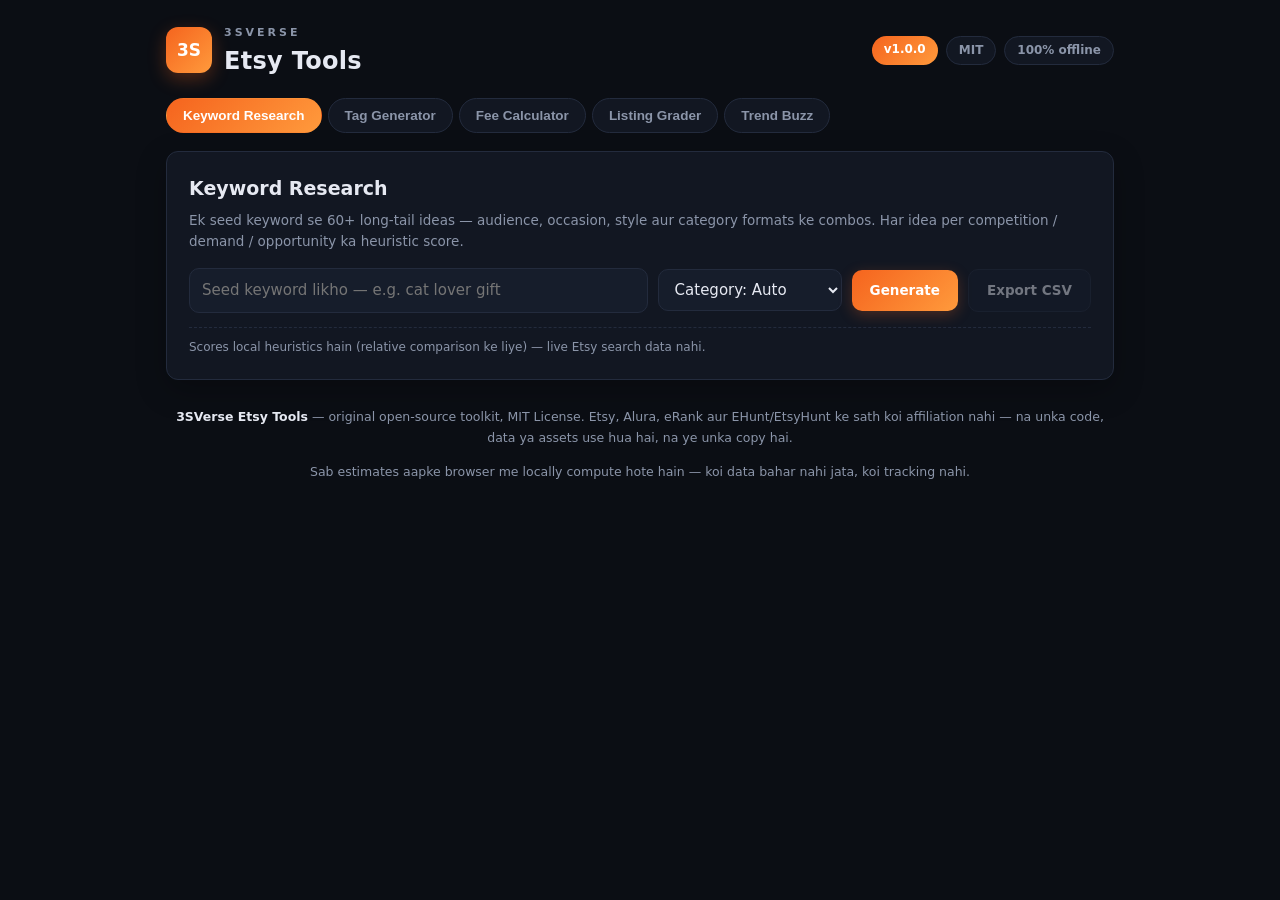
<file: index.html>
<!DOCTYPE html>
<html lang="en">
<head>
<meta charset="UTF-8">
<meta name="viewport" content="width=device-width, initial-scale=1.0">
<title>3SVerse Etsy Tools — Free Open-Source Etsy Seller Toolkit</title>
<meta name="description" content="Free open-source Etsy toolkit: keyword research, tag generator, fee calculator, listing grader, trend buzz. 100% client-side, MIT license.">
<link rel="stylesheet" href="styles.css">
</head>
<body>

<header class="top">
  <div class="brand">
    <div class="logo">3S</div>
    <div class="brand-txt">
      <span class="brand-sub">3SVERSE</span>
      <h1>Etsy Tools</h1>
    </div>
  </div>
  <div class="chips">
    <span class="chip c-acc">v1.0.0</span>
    <span class="chip">MIT</span>
    <span class="chip">100% offline</span>
  </div>
</header>

<nav class="tabs" id="tabs">
  <button class="tab on" data-panel="p-kw">Keyword Research</button>
  <button class="tab" data-panel="p-tags">Tag Generator</button>
  <button class="tab" data-panel="p-fees">Fee Calculator</button>
  <button class="tab" data-panel="p-grade">Listing Grader</button>
  <button class="tab" data-panel="p-buzz">Trend Buzz</button>
</nav>

<main>

  <!-- ============ KEYWORD RESEARCH ============ -->
  <section class="panel on" id="p-kw">
    <div class="card">
      <h2>Keyword Research</h2>
      <p class="lead">Ek seed keyword se 60+ long-tail ideas — audience, occasion, style aur category formats ke combos. Har idea per competition / demand / opportunity ka heuristic score.</p>
      <div class="row">
        <input id="kwSeed" type="text" placeholder="Seed keyword likho — e.g. cat lover gift" class="grow">
        <select id="kwCat">
          <option value="auto">Category: Auto</option>
          <option value="jewelry">Jewelry</option>
          <option value="wall-art">Wall Art</option>
          <option value="apparel">Apparel</option>
          <option value="digital">Digital / SVG</option>
          <option value="stickers">Stickers &amp; Decals</option>
          <option value="mugs">Mugs &amp; Drinkware</option>
          <option value="home">Home &amp; Living</option>
        </select>
        <button id="kwGo" class="btn">Generate</button>
        <button id="kwExport" class="btn ghost" disabled>Export CSV</button>
      </div>
      <div id="kwOut" class="out"></div>
      <p class="note">Scores local heuristics hain (relative comparison ke liye) — live Etsy search data nahi.</p>
    </div>
  </section>

  <!-- ============ TAG GENERATOR ============ -->
  <section class="panel" id="p-tags">
    <div class="card">
      <h2>Tag Generator</h2>
      <p class="lead">Listing title paste karo — 13 ranked tags milenge, sab 20-char limit ke andar, char counter ke sath. Chip pe click = remove.</p>
      <textarea id="tagInput" rows="3" placeholder="e.g. Personalized Cat Mom Mug, Custom Pet Photo Coffee Cup, Gift for Cat Lovers"></textarea>
      <div class="row">
        <button id="tagGo" class="btn">Generate 13 tags</button>
        <button id="tagFill" class="btn ghost">Fill suggestions</button>
        <button id="tagCopy" class="btn ghost">Copy tags</button>
        <span id="tagCount" class="muted">0/13</span>
      </div>
      <div id="tagChips" class="chips-box"></div>
      <p class="note">Ranking heuristic hai: 2-3 word phrases, sweet-spot length (8-16 chars), buyer-intent words prefer hote hain.</p>
    </div>
  </section>

  <!-- ============ FEE CALCULATOR ============ -->
  <section class="panel" id="p-fees">
    <div class="card">
      <h2>Fee &amp; Profit Calculator</h2>
      <p class="lead">2026 Etsy fee model: $0.20 listing, 6.5% transaction, region-based processing, Offsite Ads 12%/15%. Sab fields editable.</p>
      <div class="grid4">
        <label>Item price ($) <input id="fPrice" type="number" step="0.01" value="25"></label>
        <label>Shipping charged ($) <input id="fShip" type="number" step="0.01" value="0"></label>
        <label>Item cost ($) <input id="fCost" type="number" step="0.01" value="8"></label>
        <label>Shipping cost ($) <input id="fShipCost" type="number" step="0.01" value="4.50"></label>
        <label>Processing region
          <select id="fRegion">
            <option value="us">US — 3% + $0.25</option>
            <option value="uk">UK — 4% + $0.20</option>
            <option value="de">DE — 4% + $0.30</option>
            <option value="au">AU — 4% + $0.30</option>
            <option value="ca">CA — 3% + $0.25</option>
            <option value="custom">Custom...</option>
          </select>
        </label>
        <label>Offsite Ads
          <select id="fAds">
            <option value="off">Off / no ad sale</option>
            <option value="a12">12% (over $10k/yr)</option>
            <option value="a15">15% (under $10k/yr)</option>
          </select>
        </label>
        <label id="fPctWrap" class="hidden">Custom % <input id="fPct" type="number" step="0.1" value="3"></label>
        <label id="fFlatWrap" class="hidden">Custom flat ($) <input id="fFlat" type="number" step="0.01" value="0.25"></label>
      </div>
      <label class="check"><input id="fListed" type="checkbox"> Listing fee already paid ($0.20 skip)</label>
      <div class="row"><button id="feeGo" class="btn">Calculate</button></div>
      <div id="feeOut" class="out"></div>
      <p class="note">Verify current numbers at etsy.com/seller-fees — policy change ho sakta hai.</p>
    </div>
  </section>

  <!-- ============ LISTING GRADER ============ -->
  <section class="panel" id="p-grade">
    <div class="card">
      <h2>Listing Grader</h2>
      <p class="lead">Title + tags paste karo — 8 weighted checks, 0-100 score. Har check ke sath actionable tip.</p>
      <input id="gTitle" type="text" placeholder="Full listing title paste karo...">
      <textarea id="gTags" rows="4" placeholder="13 tags — ek per line ya comma separated"></textarea>
      <div class="row"><button id="gGo" class="btn">Grade listing</button></div>
      <div class="grade-wrap">
        <div class="ring" id="gradeRing"><div class="ring-in"><span id="gradeScore">--</span><small>/100</small></div></div>
        <div id="gradeChecks" class="checks"></div>
      </div>
    </div>
  </section>

  <!-- ============ TREND BUZZ ============ -->
  <section class="panel" id="p-buzz">
    <div class="card">
      <h2>Trend Buzz</h2>
      <p class="lead">12 tak keywords — seasonal timing (aaj ki date ke hisab se) + buyer-intent modifiers ka buzz score, bars ke sath.</p>
      <textarea id="bKw" rows="6" placeholder="One keyword per line&#10;christmas gift for mom&#10;personalized dog ornament&#10;svg bundle digital download"></textarea>
      <div class="row"><button id="bGo" class="btn">Score trends</button></div>
      <div id="buzzOut" class="out"></div>
      <p class="note">Seasonality aaj ki date se check hoti hai — ye heuristic estimate hai, live trend feed nahi.</p>
    </div>
  </section>

</main>

<footer>
  <p><strong>3SVerse Etsy Tools</strong> — original open-source toolkit, MIT License.
  Etsy, Alura, eRank aur EHunt/EtsyHunt ke sath koi affiliation nahi — na unka code, data ya assets use hua hai, na ye unka copy hai.</p>
  <p>Sab estimates aapke browser me locally compute hote hain — koi data bahar nahi jata, koi tracking nahi.</p>
</footer>

<div id="toast" class="toast"></div>

<script src="app.js"></script>
<script src="extra.js"></script>
</body>
</html>
</file>
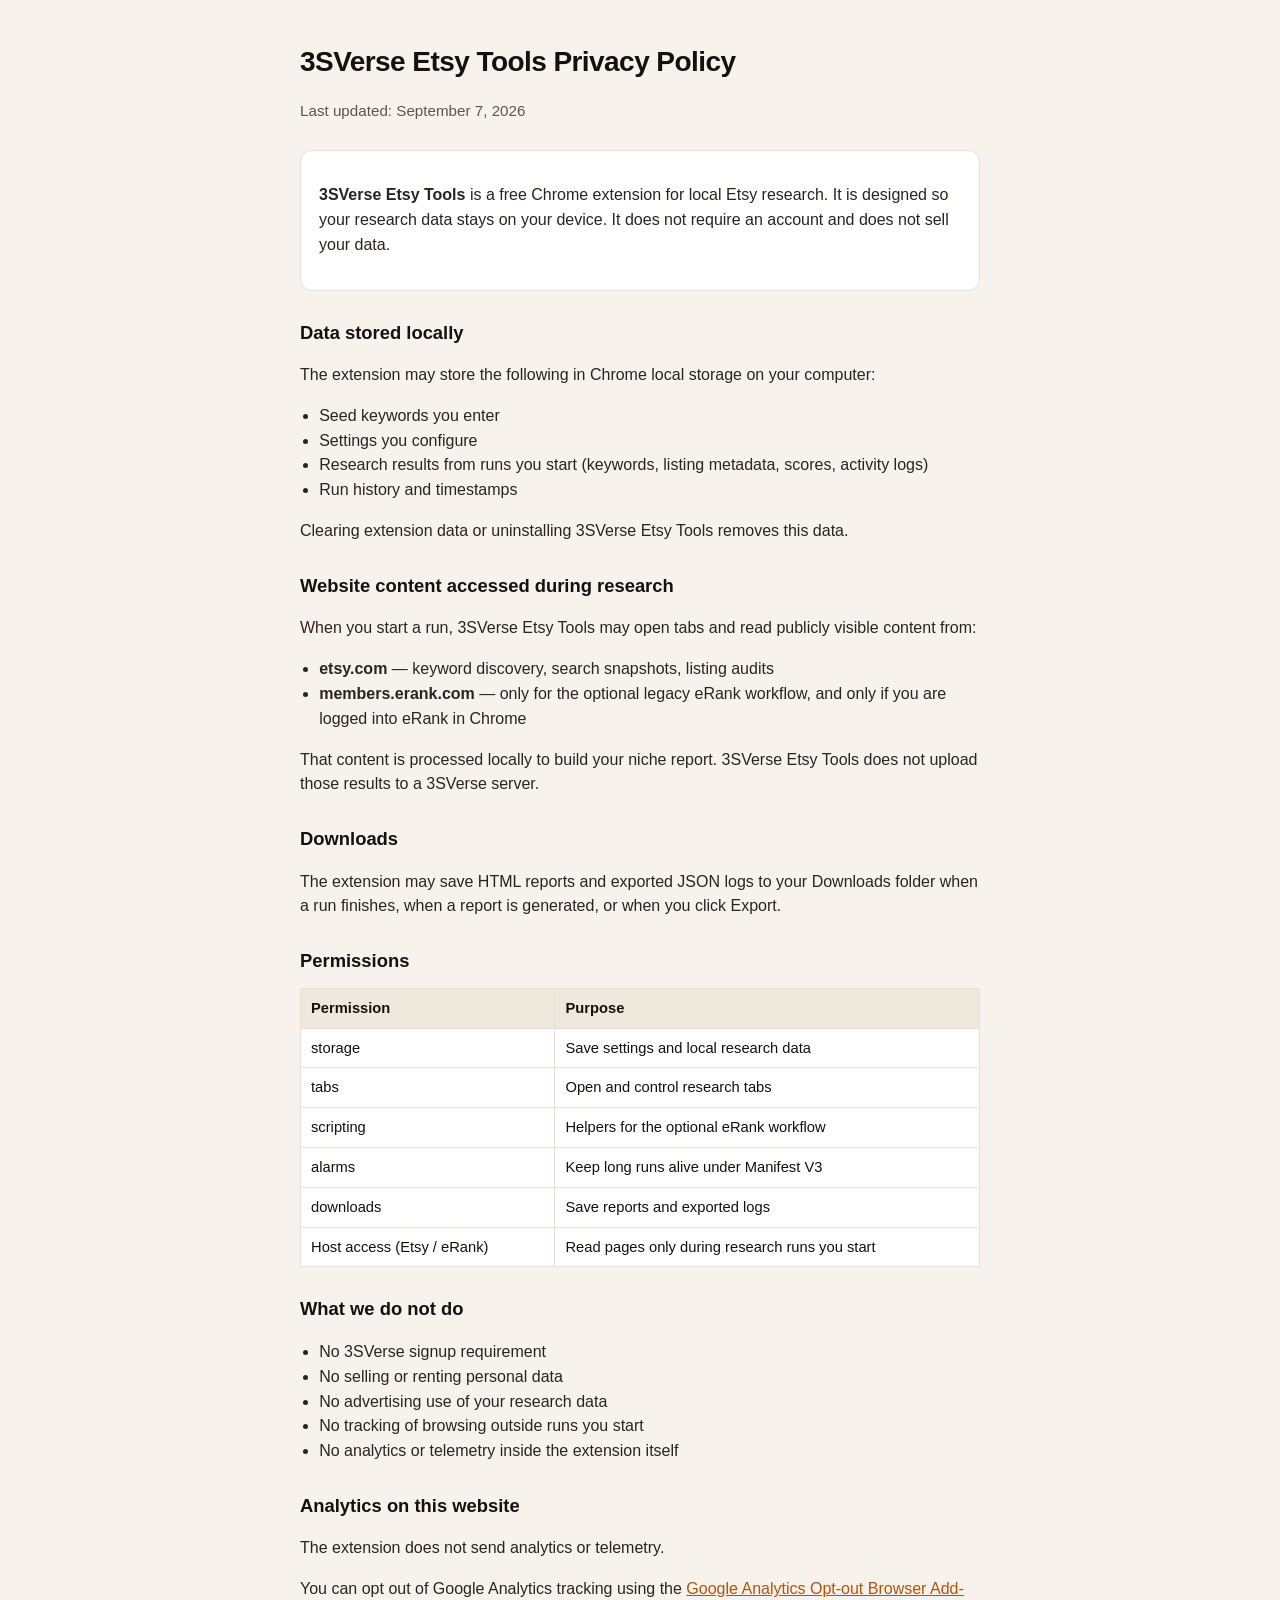
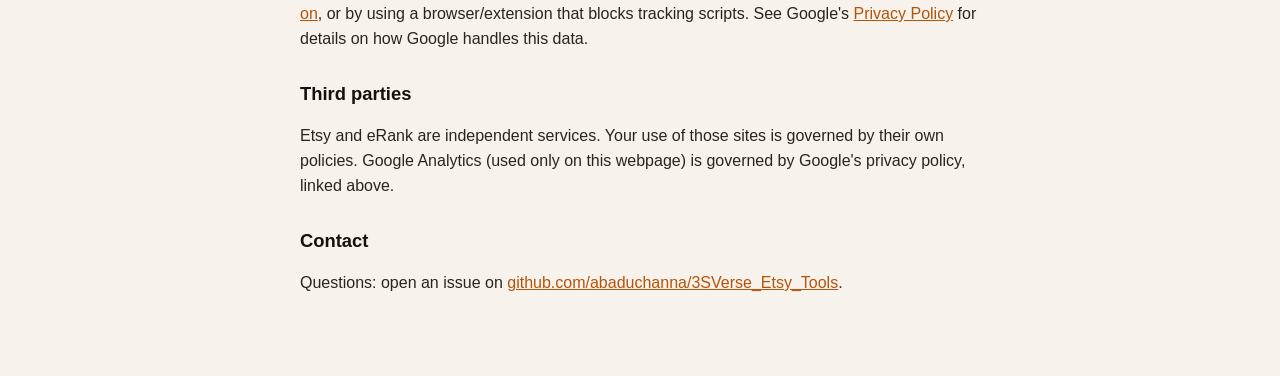
<file: privacy.html>
<!DOCTYPE html>
<html lang="en">
<head>
  <meta charset="utf-8">
  <meta name="viewport" content="width=device-width, initial-scale=1">
  <title>3SVerse Etsy Tools Privacy Policy</title>
  <style>
    :root { --ink:#14110f; --mute:#5c554c; --line:#e6e0d6; --paper:#f7f3ec; --amber:#b45309; }
    * { box-sizing: border-box; }
    body { margin:0; font-family: "Segoe UI", Avenir, Helvetica, Arial, sans-serif; background:var(--paper); color:var(--ink); line-height:1.55; }
    main { max-width:720px; margin:0 auto; padding:40px 20px 64px; }
    h1 { font-size:1.75rem; letter-spacing:-.02em; margin:0 0 8px; }
    .meta { color:var(--mute); font-size:.95rem; margin-bottom:28px; }
    h2 { font-size:1.15rem; margin:28px 0 10px; }
    p, li { color:#2a241e; }
    ul { padding-left:1.2rem; }
    table { width:100%; border-collapse:collapse; font-size:.92rem; margin:12px 0 8px; }
    th, td { border:1px solid var(--line); padding:8px 10px; text-align:left; vertical-align:top; background:#fff; }
    th { background:#efe8dc; }
    a { color:var(--amber); }
    .box { background:#fff; border:1px solid var(--line); border-radius:12px; padding:16px 18px; }
  </style>
  <!-- Google tag (gtag.js) -->
  <script async src="https://www.googletagmanager.com/gtag/js?id=G-H1Q3Z2S3ES"></script>
  <script>
    window.dataLayer = window.dataLayer || [];
    function gtag(){dataLayer.push(arguments);}
    gtag('js', new Date());

    gtag('config', 'G-H1Q3Z2S3ES');
  </script>
</head>
<body>
  <main>
    <h1>3SVerse Etsy Tools Privacy Policy</h1>
    <p class="meta">Last updated: September 7, 2026</p>

    <div class="box">
      <p><strong>3SVerse Etsy Tools</strong> is a free Chrome extension for local Etsy research. It is designed so your research data stays on your device. It does not require an account and does not sell your data.</p>
    </div>

    <h2>Data stored locally</h2>
    <p>The extension may store the following in Chrome local storage on your computer:</p>
    <ul>
      <li>Seed keywords you enter</li>
      <li>Settings you configure</li>
      <li>Research results from runs you start (keywords, listing metadata, scores, activity logs)</li>
      <li>Run history and timestamps</li>
    </ul>
    <p>Clearing extension data or uninstalling 3SVerse Etsy Tools removes this data.</p>

    <h2>Website content accessed during research</h2>
    <p>When you start a run, 3SVerse Etsy Tools may open tabs and read publicly visible content from:</p>
    <ul>
      <li><strong>etsy.com</strong> — keyword discovery, search snapshots, listing audits</li>
      <li><strong>members.erank.com</strong> — only for the optional legacy eRank workflow, and only if you are logged into eRank in Chrome</li>
    </ul>
    <p>That content is processed locally to build your niche report. 3SVerse Etsy Tools does not upload those results to a 3SVerse server.</p>

    <h2>Downloads</h2>
    <p>The extension may save HTML reports and exported JSON logs to your Downloads folder when a run finishes, when a report is generated, or when you click Export.</p>

    <h2>Permissions</h2>
    <table>
      <thead><tr><th>Permission</th><th>Purpose</th></tr></thead>
      <tbody>
        <tr><td>storage</td><td>Save settings and local research data</td></tr>
        <tr><td>tabs</td><td>Open and control research tabs</td></tr>
        <tr><td>scripting</td><td>Helpers for the optional eRank workflow</td></tr>
        <tr><td>alarms</td><td>Keep long runs alive under Manifest V3</td></tr>
        <tr><td>downloads</td><td>Save reports and exported logs</td></tr>
        <tr><td>Host access (Etsy / eRank)</td><td>Read pages only during research runs you start</td></tr>
      </tbody>
    </table>

    <h2>What we do not do</h2>
    <ul>
      <li>No 3SVerse signup requirement</li>
      <li>No selling or renting personal data</li>
      <li>No advertising use of your research data</li>
      <li>No tracking of browsing outside runs you start</li>
      <li>No analytics or telemetry inside the extension itself</li>
    </ul>

    <h2>Analytics on this website</h2>
    <p>The extension does not send analytics or telemetry.</p>
    <p>You can opt out of Google Analytics tracking using the <a href="https://tools.google.com/dlpage/gaoptout" target="_blank" rel="noopener">Google Analytics Opt-out Browser Add-on</a>, or by using a browser/extension that blocks tracking scripts. See Google's <a href="https://policies.google.com/privacy" target="_blank" rel="noopener">Privacy Policy</a> for details on how Google handles this data.</p>

    <h2>Third parties</h2>
    <p>Etsy and eRank are independent services. Your use of those sites is governed by their own policies. Google Analytics (used only on this webpage) is governed by Google's privacy policy, linked above.</p>

    <h2>Contact</h2>
    <p>Questions: open an issue on <a href="https://github.com/abaduchanna/3SVerse_Etsy_Tools">github.com/abaduchanna/3SVerse_Etsy_Tools</a>.</p>
  </main>
</body>
</html>
</file>
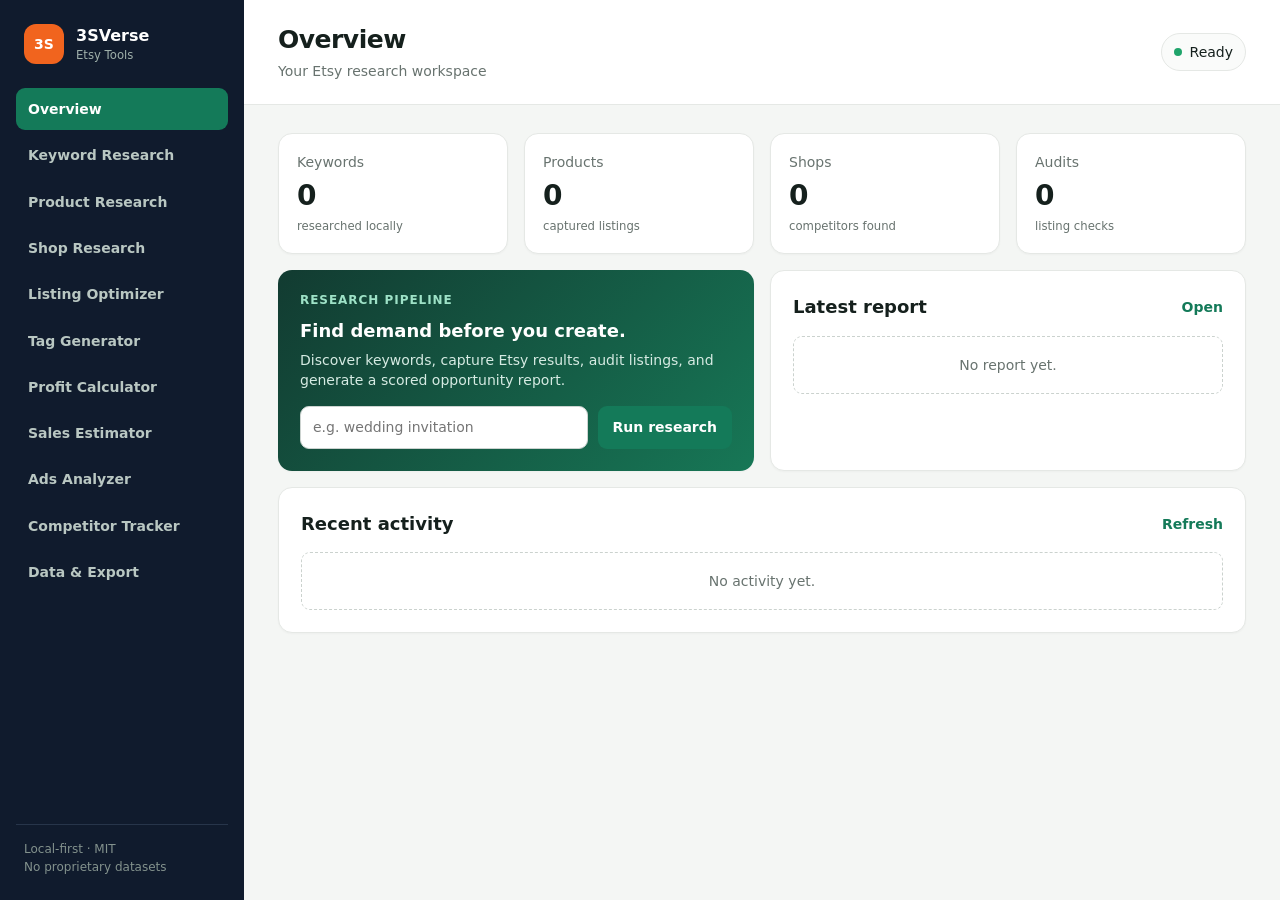
<file: src/dashboard/dashboard.html>
<!doctype html>
<html lang="en">
<head>
  <meta charset="utf-8">
  <meta name="viewport" content="width=device-width, initial-scale=1">
  <title>3SVerse Etsy Tools</title>
  <link rel="stylesheet" href="dashboard.css">
</head>
<body>
  <aside class="sidebar">
    <div class="brand"><span class="mark">3S</span><div><strong>3SVerse</strong><small>Etsy Tools</small></div></div>
    <nav id="nav">
      <button class="active" data-view="overview">Overview</button>
      <button data-view="keywords">Keyword Research</button>
      <button data-view="products">Product Research</button>
      <button data-view="shops">Shop Research</button>
      <button data-view="optimizer">Listing Optimizer</button>
      <button data-view="tags">Tag Generator</button>
      <button data-view="profit">Profit Calculator</button>
      <button data-view="estimator">Sales Estimator</button>
      <button data-view="ads">Ads Analyzer</button>
      <button data-view="tracker">Competitor Tracker</button>
      <button data-view="data">Data & Export</button>
    </nav>
    <div class="legal">Local-first · MIT<br>No proprietary datasets</div>
  </aside>

  <main>
    <header class="topbar">
      <div><h1 id="page-title">Overview</h1><p id="page-subtitle">Your Etsy research workspace</p></div>
      <div class="status"><i id="status-dot"></i><span id="status-text">Ready</span></div>
    </header>

    <section class="view active" id="view-overview">
      <div class="metrics">
        <article><span>Keywords</span><strong id="m-keywords">0</strong><small>researched locally</small></article>
        <article><span>Products</span><strong id="m-products">0</strong><small>captured listings</small></article>
        <article><span>Shops</span><strong id="m-shops">0</strong><small>competitors found</small></article>
        <article><span>Audits</span><strong id="m-audits">0</strong><small>listing checks</small></article>
      </div>
      <div class="grid two">
        <article class="card hero-card">
          <div class="eyebrow">Research pipeline</div>
          <h2>Find demand before you create.</h2>
          <p>Discover keywords, capture Etsy results, audit listings, and generate a scored opportunity report.</p>
          <form id="quick-research" class="inline-form">
            <input id="quick-seed" required placeholder="e.g. wedding invitation">
            <button>Run research</button>
          </form>
          <div id="run-progress" class="progress" hidden><i></i><span></span></div>
        </article>
        <article class="card">
          <div class="card-head"><h2>Latest report</h2><button id="open-report" class="link-btn">Open</button></div>
          <div id="latest-report" class="empty">No report yet.</div>
        </article>
      </div>
      <article class="card"><div class="card-head"><h2>Recent activity</h2><button id="refresh-all" class="link-btn">Refresh</button></div><div id="recent-log" class="activity empty">No activity yet.</div></article>
    </section>

    <section class="view" id="view-keywords">
      <article class="card">
        <div class="card-head"><div><h2>Keyword Research</h2><p>Demand, competition, clicks, CTR, trends, and related terms when available.</p></div></div>
        <form id="keyword-form" class="toolbar"><input id="keyword-seed" required placeholder="Enter a seed keyword"><select id="product-type"><option value="any">Any product</option><option value="digital">Digital</option><option value="physical">Physical</option></select><button>Start full research</button></form>
      </article>
      <article class="card table-card"><div class="card-head"><h2>Saved keywords</h2><input class="table-filter" data-table="keywords-table" placeholder="Filter"></div><div class="table-wrap"><table id="keywords-table"><thead><tr><th>Keyword</th><th>Searches</th><th>Clicks</th><th>CTR</th><th>Competition</th><th>Score</th><th></th></tr></thead><tbody></tbody></table></div></article>
    </section>

    <section class="view" id="view-products">
      <article class="card"><div class="card-head"><div><h2>Reverse Listing Lookup</h2><p>Find saved keywords connected to a listing ID or Etsy URL.</p></div></div><form id="reverse-form" class="toolbar"><input id="reverse-listing" required placeholder="Listing ID or Etsy listing URL"><button>Look up</button></form><div id="reverse-results" class="lookup-result empty">Run research first, then enter a captured listing.</div></article>
      <article class="card table-card"><div class="card-head"><div><h2>Product Research</h2><p>Captured Etsy listings with public market signals.</p></div><input class="table-filter" data-table="products-table" placeholder="Filter products"></div><div class="table-wrap"><table id="products-table"><thead><tr><th>Product</th><th>Price</th><th>Reviews</th><th>Rating</th><th>Favorites</th><th>Shop</th><th>Rank</th></tr></thead><tbody></tbody></table></div></article>
    </section>

    <section class="view" id="view-shops">
      <article class="card table-card"><div class="card-head"><div><h2>Shop Research</h2><p>Compare seller size, social proof, and captured listing activity.</p></div><input class="table-filter" data-table="shops-table" placeholder="Filter shops"></div><div class="table-wrap"><table id="shops-table"><thead><tr><th>Shop</th><th>Sales</th><th>Reviews</th><th>Rating</th><th>Listings</th><th>Country</th></tr></thead><tbody></tbody></table></div></article>
    </section>

    <section class="view" id="view-optimizer">
      <div class="grid two">
        <article class="card">
          <h2>Listing Optimizer</h2><p>Audit title, description, tags, readability, and Etsy limits.</p>
          <form id="optimizer-form" class="stack">
            <label>Title <span id="title-count">0/140</span><input id="listing-title" maxlength="140" placeholder="Your Etsy listing title"></label>
            <label>Description <span id="description-count">0</span><textarea id="listing-description" rows="8" placeholder="Describe the product, benefits, size, delivery, and use"></textarea></label>
            <label>Tags <span>comma separated</span><textarea id="listing-tags" rows="4" placeholder="gift for her, custom necklace, ..."></textarea></label>
            <button>Audit listing</button>
          </form>
        </article>
        <article class="card"><h2>Optimization score</h2><div class="score-ring" id="optimization-score">0</div><div id="optimization-findings" class="findings empty">Enter listing content and run the audit.</div></article>
      </div>
    </section>

    <section class="view" id="view-tags">
      <div class="grid two">
        <article class="card"><h2>13-tag Generator</h2><p>Creates Etsy-compatible tags. Every tag stays within 20 characters.</p><form id="tag-form" class="stack"><label>Core phrase<input id="tag-seed" required placeholder="personalized necklace"></label><label>Audience<input id="tag-audience" placeholder="mom, wife, bridesmaid"></label><label>Style or occasion<input id="tag-style" placeholder="minimalist, wedding, birthday"></label><button>Generate tags</button></form></article>
        <article class="card"><div class="card-head"><h2>Generated tags</h2><button id="copy-tags" class="link-btn">Copy all</button></div><div id="tag-results" class="tag-cloud empty">No tags generated.</div></article>
      </div>
    </section>

    <section class="view" id="view-profit">
      <div class="grid two">
        <article class="card"><h2>Profit Calculator</h2><form id="profit-form" class="stack compact"><label>Sale price<input id="sale-price" type="number" min="0" step="0.01" value="25"></label><label>Materials / production<input id="material-cost" type="number" min="0" step="0.01" value="5"></label><label>Shipping paid by seller<input id="shipping-cost" type="number" min="0" step="0.01" value="0"></label><label>Ad cost<input id="ad-cost" type="number" min="0" step="0.01" value="0"></label><label>Payment fee %<input id="payment-rate" type="number" min="0" step="0.1" value="3"></label><button>Calculate</button></form></article>
        <article class="card"><h2>Estimated outcome</h2><div class="profit-total" id="net-profit">$0.00</div><div id="profit-breakdown" class="breakdown"></div><p class="note">Estimate uses configurable fees. Verify current Etsy fees for your country.</p></article>
      </div>
    </section>

    <section class="view" id="view-estimator">
      <div class="grid two">
        <article class="card"><h2>Transparent Sales Estimator</h2><p>Directional estimate from public review velocity. Etsy does not expose exact listing sales.</p><form id="estimator-form" class="stack compact"><label>Listing price<input id="estimate-price" type="number" min="0" step="0.01" value="25"></label><label>Recent reviews<input id="estimate-reviews" type="number" min="0" step="1" value="5"></label><label>Review period (days)<input id="estimate-days" type="number" min="1" step="1" value="30"></label><label>Sales per review multiplier<input id="estimate-multiplier" type="number" min="1" step="0.5" value="10"></label><button>Estimate</button></form></article>
        <article class="card"><h2>Estimated monthly result</h2><div class="estimate-grid"><div><span>Sales</span><strong id="estimated-sales">0</strong></div><div><span>Revenue</span><strong id="estimated-revenue">$0.00</strong></div></div><div id="estimate-formula" class="formula"></div><p class="note">Estimate, not actual Etsy sales. Calibrate the multiplier against your own shop data.</p></article>
      </div>
    </section>

    <section class="view" id="view-ads">
      <article class="card"><div class="card-head"><div><h2>Etsy Ads CSV Analyzer</h2><p>Import your own Etsy Ads search-term report. Processing stays local.</p></div></div><div class="toolbar"><input id="ads-file" type="file" accept=".csv,text/csv"><button id="clear-ads" class="secondary" type="button">Clear ads data</button></div></article>
      <div class="metrics ads-metrics"><article><span>Impressions</span><strong id="ads-impressions">0</strong><small>imported</small></article><article><span>Clicks</span><strong id="ads-clicks">0</strong><small>imported</small></article><article><span>Orders</span><strong id="ads-orders">0</strong><small>attributed</small></article><article><span>Spend</span><strong id="ads-spend">$0.00</strong><small>imported</small></article></div>
      <article class="card table-card"><div class="card-head"><div><h2>Search terms and gaps</h2><p>Gap = impressions or clicks with zero orders.</p></div><input class="table-filter" data-table="ads-table" placeholder="Filter terms"></div><div class="table-wrap"><table id="ads-table"><thead><tr><th>Search term</th><th>Impressions</th><th>Clicks</th><th>Orders</th><th>Spend</th><th>Revenue</th><th>ROAS</th><th>Status</th></tr></thead><tbody></tbody></table></div></article>
    </section>

    <section class="view" id="view-tracker">
      <article class="card"><div class="card-head"><div><h2>Competitor Tracker</h2><p>Save shops or listing URLs locally and add snapshots over time.</p></div></div><form id="tracker-form" class="toolbar"><input id="tracker-name" required placeholder="Shop or listing name"><input id="tracker-url" required type="url" placeholder="https://www.etsy.com/..."><button>Add tracker</button></form></article>
      <article class="card table-card"><div class="table-wrap"><table id="tracker-table"><thead><tr><th>Name</th><th>URL</th><th>Added</th><th>Snapshots</th><th>Latest signal</th><th></th></tr></thead><tbody></tbody></table></div></article>
    </section>

    <section class="view" id="view-data">
      <div class="grid two"><article class="card"><h2>Export</h2><p>Download all locally stored research, reports, trackers, and settings.</p><div class="button-row"><button id="export-json">Export JSON</button><button id="export-products" class="secondary">Products CSV</button><button id="export-keywords" class="secondary">Keywords CSV</button></div></article><article class="card danger"><h2>Local data</h2><p>Clearing cannot be undone. Export first.</p><button id="clear-data" class="danger-btn">Clear research data</button></article></div>
      <article class="card"><h2>Data coverage</h2><p>Results use public Etsy pages, optional logged-in eRank workflow, and user-entered data. Proprietary search-volume, ad, and historical databases from commercial tools are not included.</p></article>
    </section>
  </main>
  <script src="dashboard.js"></script>
</body>
</html>
</file>
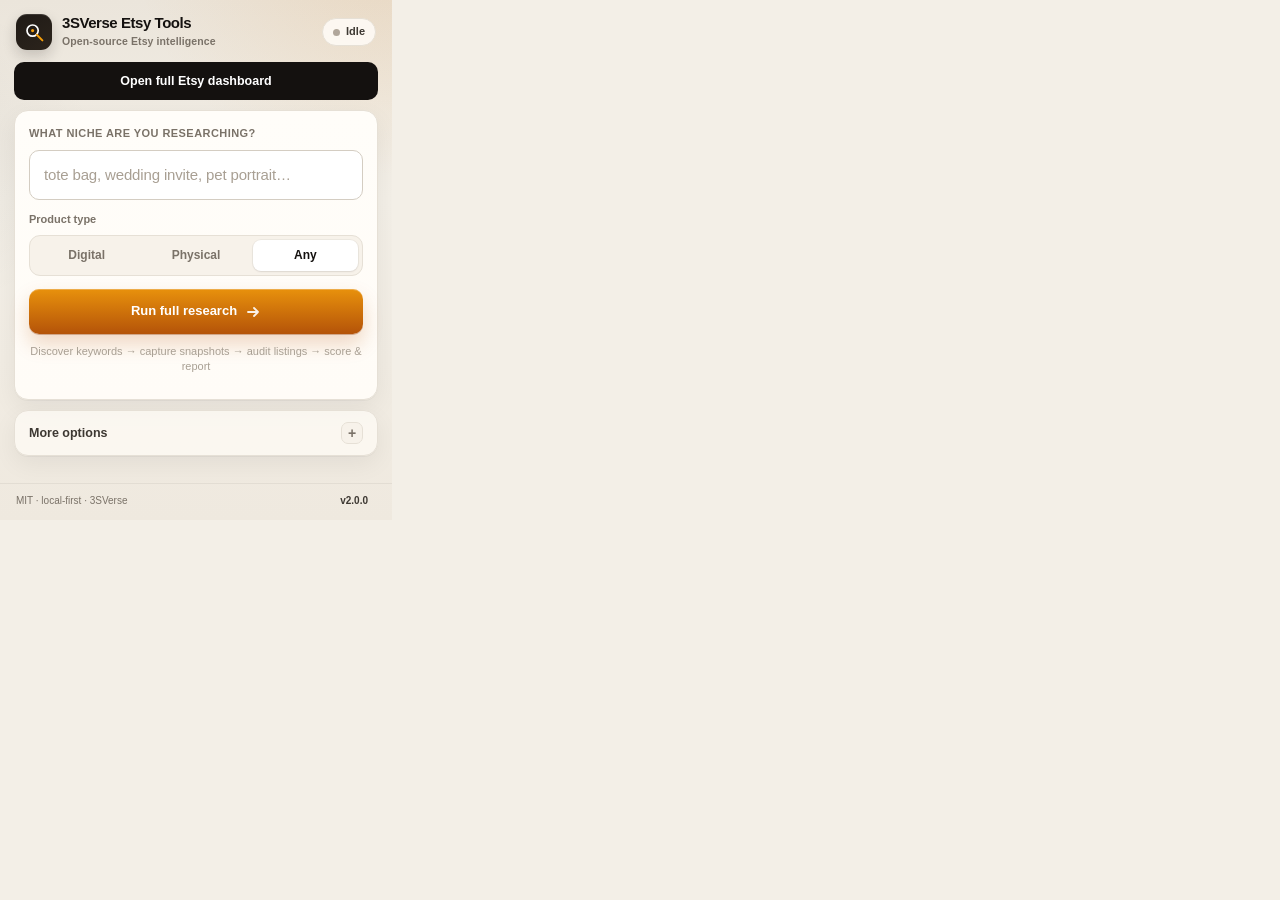
<file: src/popup/popup.html>
<!DOCTYPE html>
<html lang="en">
<head>
  <meta charset="utf-8">
  <title>3SVerse Etsy Tools</title>
  <link rel="stylesheet" href="popup.css">
</head>
<body>
  <div class="shell mode-idle" id="shell">
    <header class="topbar">
      <div class="brand">
        <div class="logo" aria-hidden="true">
          <svg viewBox="0 0 40 40" width="28" height="28" fill="none">
            <circle cx="18" cy="18" r="8" stroke="currentColor" stroke-width="2.4" fill="none"/>
            <path d="M24 24l8 8" stroke="#F59E0B" stroke-width="2.8" stroke-linecap="round"/>
            <circle cx="18" cy="18" r="2.2" fill="#F59E0B"/>
          </svg>
        </div>
        <div>
          <div class="brand-name">3SVerse Etsy Tools</div>
          <div class="brand-sub">Open-source Etsy intelligence</div>
        </div>
      </div>
      <div class="status-pill" id="status-pill">
        <span id="status-dot" class="dot idle"></span>
        <span id="status-text">Idle</span>
      </div>
    </header>

    <main class="content">
      <button id="btn-open-dashboard" class="btn btn-dark dashboard-launch" type="button">Open full Etsy dashboard</button>
      <!-- Result hero: report + resume (status-first) -->
      <section class="panel result-hero" id="result-hero" hidden>
        <div class="result-hero-head">
          <div>
            <div class="result-label">Latest research</div>
            <div id="result-seed" class="result-seed">—</div>
          </div>
          <span id="result-verdict" class="report-verdict"></span>
        </div>
        <p id="result-meta" class="result-meta"></p>
        <div class="result-actions">
          <button id="btn-view-report" class="btn btn-dark" type="button">View report</button>
          <button id="btn-download-report" class="btn btn-ghost" type="button">Download</button>
        </div>
        <div id="result-resume" class="result-resume" hidden>
          <p id="result-resume-msg" class="result-resume-msg"></p>
          <div class="result-resume-btns">
            <button id="btn-resume" class="btn btn-sm btn-dark" type="button">Resume research</button>
            <button id="btn-resume-dismiss" class="btn btn-sm btn-ghost" type="button">Dismiss</button>
          </div>
        </div>
        <button id="btn-run-again" class="btn btn-ghost btn-run-again" type="button">Run again with same keyword</button>
        <div id="report-history" class="report-history" style="display:none"></div>
      </section>

      <!-- Running: focused progress -->
      <section class="panel run-focus" id="run-focus" hidden>
        <div class="panel-title">Live research</div>
        <div id="current-step" class="current-step" aria-live="polite">Processing…</div>
        <div id="progress-info" class="progress-info"></div>
        <div id="progress-track" class="track" style="display:none"><i id="progress-fill"></i></div>
        <div id="progress-meta" class="track-meta" style="display:none">
          <span id="progress-count"></span>
          <span id="progress-left"></span>
        </div>
        <button id="btn-stop" class="btn btn-stop" type="button">Stop</button>

        <div id="stop-sheet" class="stop-sheet" hidden>
          <p class="stop-sheet-msg"><strong>Stop research?</strong> 3SVerse Etsy Tools will finish the current page, then save a partial report from whatever is complete.</p>
          <div class="stop-sheet-btns">
            <button id="btn-stop-report" class="btn btn-sm btn-dark" type="button">Stop &amp; save report</button>
            <button id="btn-stop-discard" class="btn btn-sm btn-ghost" type="button">Stop without report</button>
            <button id="btn-stop-cancel" class="btn btn-sm btn-ghost" type="button">Cancel</button>
          </div>
        </div>

        <div class="mini-log-wrap">
          <div id="mini-log" class="mini-log"></div>
          <button id="btn-expand-log" class="btn btn-ghost btn-tiny btn-expand-log" type="button">Show full log</button>
        </div>
      </section>

      <!-- Idle: primary seed form -->
      <section class="panel hero" id="hero-panel">
        <label class="eyebrow" for="input-seed-keyword">What niche are you researching?</label>
        <input type="text" id="input-seed-keyword" class="seed-input"
               placeholder="tote bag, wedding invite, pet portrait…"
               autocomplete="off" spellcheck="false">
        <span id="seed-error" class="seed-error" style="display:none">Enter a seed keyword to start</span>

        <div class="row-between">
          <span class="micro-label">Product type</span>
        </div>
        <div class="seg" id="product-type-seg"
             title="Digital = downloads. Physical = shipped goods. Any = no filter.">
          <label><input type="radio" name="ptype" value="digital"><span>Digital</span></label>
          <label><input type="radio" name="ptype" value="physical"><span>Physical</span></label>
          <label><input type="radio" name="ptype" value="any" checked><span>Any</span></label>
        </div>
        <select id="select-product-type" class="visually-hidden" tabindex="-1" aria-hidden="true">
          <option value="digital">Digital</option>
          <option value="physical">Physical</option>
          <option value="any" selected>Any (no filter)</option>
        </select>

        <div id="confirm-inline" class="confirm-inline" style="display:none">
          <span id="confirm-msg" class="confirm-msg"></span>
          <div class="confirm-btns">
            <button id="btn-confirm-yes" class="btn btn-sm btn-dark" type="button">Yes, run again</button>
            <button id="btn-confirm-no" class="btn btn-sm btn-ghost" type="button">Cancel</button>
          </div>
        </div>

        <button id="btn-full-pipeline" class="btn btn-cta">
          <span class="btn-cta-label">Run full research</span>
          <svg class="cta-arrow" width="16" height="16" viewBox="0 0 16 16" fill="none" aria-hidden="true">
            <path d="M3 8h10M9 4l4 4-4 4" stroke="currentColor" stroke-width="1.8" stroke-linecap="round" stroke-linejoin="round"/>
          </svg>
        </button>
        <p class="pipeline-explainer">Discover keywords → capture snapshots → audit listings → score &amp; report</p>
        <div id="run-estimate" class="run-estimate"></div>
      </section>

      <!-- Result mode: collapsed alternate niche -->
      <details class="research-another" id="research-another">
        <summary>
          <span>Research another niche</span>
          <span class="chev">+</span>
        </summary>
        <div class="research-another-body" id="research-another-body">
          <p class="research-another-note">Change the seed keyword below and run a new research.</p>
        </div>
      </details>

      <!-- Power-user sections -->
      <details class="more-options" id="more-options">
        <summary>
          <span>More options</span>
          <span class="chev">+</span>
        </summary>
        <div class="more-options-body">
          <div class="steps-wrap">
            <div class="panel-title">Run one step only</div>
            <div class="step-buttons">
              <button class="btn btn-step" data-step="1" type="button">
                <span class="step-idx">01</span>
                <em>Discover</em>
                <span class="s-label">Keywords</span>
              </button>
              <button class="btn btn-step" data-step="2" type="button">
                <span class="step-idx">02</span>
                <em>Capture</em>
                <span class="s-label">Snapshots</span>
              </button>
              <button class="btn btn-step" data-step="3" type="button">
                <span class="step-idx">03</span>
                <em>Audit</em>
                <span class="s-label">Listings</span>
              </button>
              <button class="btn btn-step" data-step="4" type="button">
                <span class="step-idx">04</span>
                <em>Score</em>
                <span class="s-label">Report</span>
              </button>
            </div>
          </div>

          <section class="panel log-panel" id="log-panel">
            <div class="log-head">
              <div class="panel-title">Activity log</div>
              <div class="log-tools">
                <button id="btn-copy-log" class="btn btn-ghost btn-tiny" type="button" title="Copy log">Copy</button>
                <button id="btn-clear-log" class="btn btn-ghost btn-tiny" type="button" title="Clear log">Clear</button>
                <button id="btn-download-logs" class="btn btn-ghost btn-tiny" type="button" title="Export last 10 runs">Export</button>
              </div>
            </div>
            <div id="log-area" class="log-area">
              <div class="log-empty">Logs appear here once a run starts.</div>
            </div>
          </section>

          <details class="settings" id="settings-section">
            <summary>
              <span>Advanced settings</span>
              <span class="chev">+</span>
            </summary>
            <div class="settings-body">
              <p class="settings-intro">Recommended: 20 keywords, 12 listings per keyword, 7s page delay.</p>
              <div class="grid-2">
                <div class="f">
                  <label for="input-max-keywords">How many keywords to research</label>
                  <input type="number" id="input-max-keywords" value="20" min="1" max="500"
                         title="Keywords searched and audited each run.">
                  <span class="hint">searched &amp; audited per run</span>
                </div>
                <div class="f">
                  <label for="input-delay">Wait between Etsy pages (seconds)</label>
                  <input type="number" id="input-delay" value="7" min="7"
                         title="Pause between page loads. Minimum 7 seconds.">
                  <span class="hint">minimum 7 seconds</span>
                </div>
              </div>

              <div class="divider">Qualification</div>

              <div class="grid-2">
                <div class="f">
                  <label for="input-max-listings-per-kw">Listings to open per keyword</label>
                  <input type="number" id="input-max-listings-per-kw" value="12" min="6" max="48"
                         title="Top listings opened as evidence.">
                  <span class="hint">audit depth</span>
                </div>
                <div class="f">
                  <label for="input-max-shop-reviews">Max competitor reviews (beatable)</label>
                  <input type="number" id="input-max-shop-reviews" value="300" min="50" max="5000"
                         title="Shops under this review count count as beatable.">
                  <span class="hint">under = beatable shop</span>
                </div>
                <div class="f">
                  <label for="input-min-beatable-slots">Min beatable slots per keyword</label>
                  <input type="number" id="input-min-beatable-slots" value="3" min="1" max="12"
                         title="Minimum beatable page-one slots per keyword.">
                  <span class="hint">page-one openings</span>
                </div>
                <div class="f">
                  <label for="input-min-qualified-kw">Minimum keywords before continuing</label>
                  <input type="number" id="input-min-qualified-kw" value="5" min="1" max="50"
                         title="Stop early if fewer keywords qualify.">
                  <span class="hint">before snapshot step</span>
                </div>
              </div>

              <div id="warn-max-listings-per-kw" class="warn" style="display:none">
                Above 16 listings per keyword slows the run. 12–16 is recommended.
              </div>

              <div class="set-actions">
                <button id="btn-save-settings" class="btn btn-dark" type="button">Save settings</button>
                <button id="btn-reset-settings" class="btn btn-ghost" type="button"
                        title="Restore defaults. Press Save to apply.">Reset defaults</button>
              </div>
              <span id="settings-saved" class="saved-msg" style="display:none">Saved</span>
              <span id="settings-reset" class="saved-msg" style="display:none">Defaults restored — Save to apply</span>
            </div>
          </details>
        </div>
      </details>
    </main>

    <footer class="ft">
      <span class="ft-left">MIT · local-first · 3SVerse</span>
      <span id="ext-version" class="ft-ver">v2.0.0</span>
      <span id="last-run" class="ft-right"></span>
    </footer>
  </div>

  <script src="popup.js"></script>
</body>
</html>
</file>
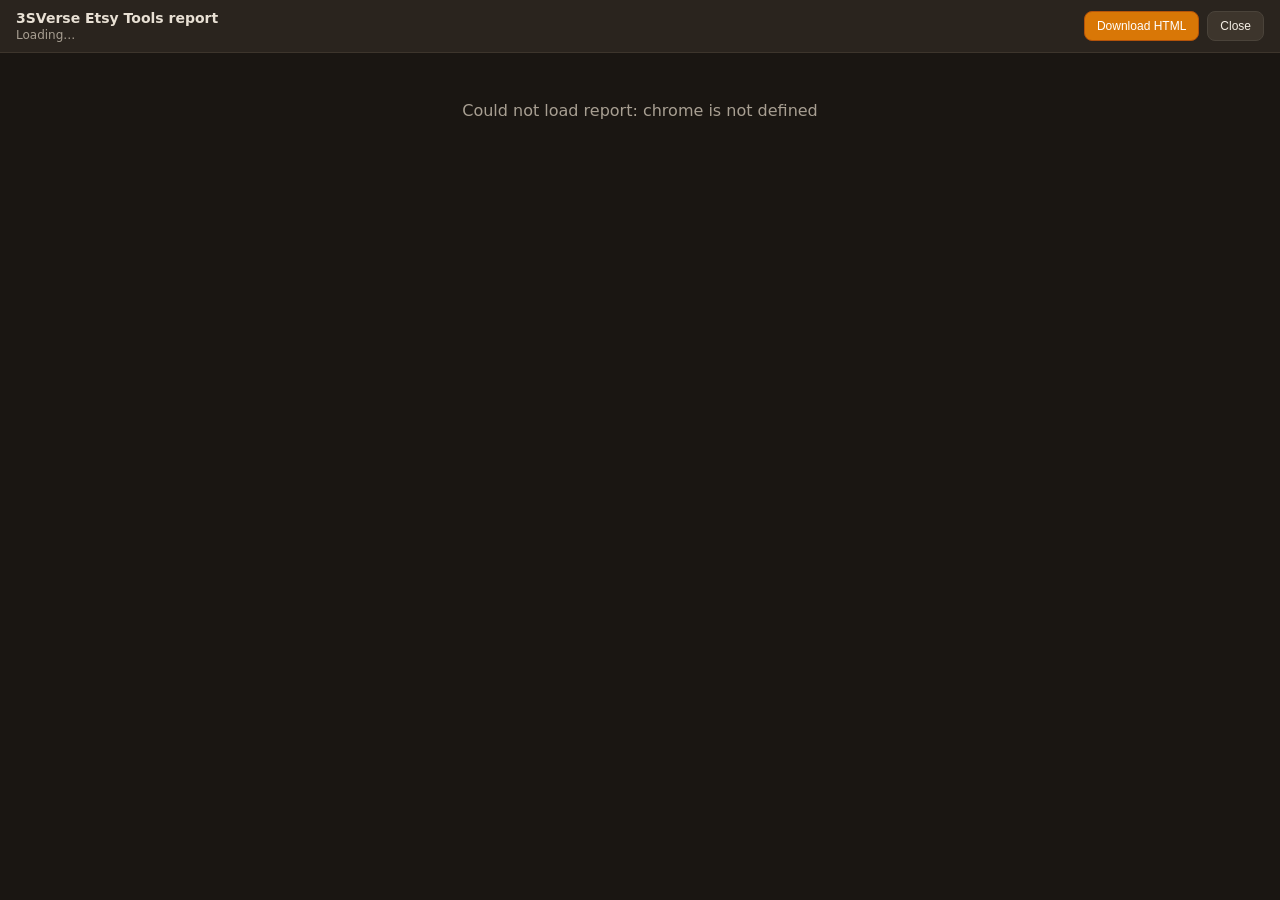
<file: src/report/viewer.html>
<!DOCTYPE html>
<html lang="en">
<head>
  <meta charset="utf-8">
  <title>3SVerse Etsy Tools Report</title>
  <style>
    body { margin: 0; font-family: system-ui, sans-serif; background: #1a1612; color: #e8e0d4; }
    .bar {
      display: flex; align-items: center; justify-content: space-between; gap: 12px;
      padding: 10px 16px; background: #2a241e; border-bottom: 1px solid #3d352c;
      position: sticky; top: 0; z-index: 10;
    }
    .bar h1 { margin: 0; font-size: 14px; font-weight: 600; }
    .bar p { margin: 2px 0 0; font-size: 12px; color: #a89f92; }
    .badge {
      display: inline-block; margin-left: 8px; padding: 1px 8px; border-radius: 999px;
      font-size: 10px; font-weight: 700; letter-spacing: 0.04em; vertical-align: middle;
      background: #92400e; color: #ffedd5;
    }
    .actions { display: flex; gap: 8px; }
    button {
      border: 1px solid #4a433a; background: #3d352c; color: #f5efe6;
      border-radius: 8px; padding: 7px 12px; font-size: 12px; cursor: pointer;
    }
    button.primary { background: #d97706; border-color: #b45309; color: #fff; }
    button:hover { filter: brightness(1.08); }
    .empty { padding: 48px 24px; text-align: center; color: #a89f92; }
    iframe { width: 100%; height: calc(100vh - 57px); border: 0; background: #fff; }
  </style>
</head>
<body>
  <div class="bar">
    <div>
      <h1 id="title">3SVerse Etsy Tools report</h1>
      <p id="subtitle">Loading…</p>
    </div>
    <div class="actions">
      <button id="btn-download" class="primary" type="button">Download HTML</button>
      <button id="btn-close" type="button">Close</button>
    </div>
  </div>
  <div id="empty" class="empty" style="display:none">No report found. Run Step 4 or the full pipeline first.</div>
  <iframe id="frame" title="3SVerse Etsy Tools niche report" style="display:none"></iframe>
  <script src="viewer.js"></script>
</body>
</html>
</file>
<file: styles.css>
/* 3SVerse Etsy Tools v1.0.0 — dark house style (3SVerse / xfer family) */
:root {
  --bg: #0b0e14;
  --panel: #121722;
  --panel2: #161d2b;
  --border: #232b3d;
  --txt: #e6e9f2;
  --muted: #8b95a9;
  --acc1: #f5641e;
  --acc2: #ff9a3c;
  --acc: #ff8a2a;
  --good: #6ee787;
  --bad: #ff7b72;
  --warn: #e3b341;
  --r: 12px;
}
* { box-sizing: border-box; }
html, body { margin: 0; padding: 0; }
body {
  background: var(--bg);
  color: var(--txt);
  font: 15px/1.55 Inter, system-ui, -apple-system, "Segoe UI", Roboto, sans-serif;
  max-width: 980px;
  margin: 0 auto;
  padding: 20px 16px 48px;
}

/* ---------- header ---------- */
.top { display: flex; align-items: center; justify-content: space-between; gap: 12px; flex-wrap: wrap; margin-bottom: 18px; }
.brand { display: flex; align-items: center; gap: 12px; }
.logo {
  width: 46px; height: 46px; border-radius: 12px; display: grid; place-items: center;
  font-weight: 800; font-size: 17px; color: #fff;
  background: linear-gradient(135deg, var(--acc1), var(--acc2));
  box-shadow: 0 6px 18px rgba(245, 100, 30, .30);
}
.brand-sub { font-size: 11px; letter-spacing: 3px; color: var(--muted); font-weight: 700; }
.brand h1 { margin: 0; font-size: 24px; letter-spacing: .3px; }
.chips { display: flex; gap: 8px; flex-wrap: wrap; }
.chip {
  padding: 4px 12px; border-radius: 999px; font-size: 12px; font-weight: 600;
  background: var(--panel); border: 1px solid var(--border); color: var(--muted);
}
.chip.c-acc { color: #fff; background: linear-gradient(135deg, var(--acc1), var(--acc2)); border: none; }

/* ---------- tabs ---------- */
.tabs { display: flex; gap: 6px; flex-wrap: wrap; margin-bottom: 18px; }
.tab {
  padding: 9px 16px; border-radius: 999px; border: 1px solid var(--border);
  background: var(--panel); color: var(--muted); font-weight: 600; font-size: 13.5px; cursor: pointer;
}
.tab:hover { color: var(--txt); border-color: #33405c; }
.tab.on { background: linear-gradient(135deg, var(--acc1), var(--acc2)); color: #fff; border-color: transparent; }

/* ---------- cards / panels ---------- */
.panel { display: none; }
.panel.on { display: block; animation: fadeUp .25s ease; }
@keyframes fadeUp { from { opacity: 0; transform: translateY(6px); } to { opacity: 1; transform: none; } }
.card {
  background: var(--panel); border: 1px solid var(--border); border-radius: var(--r);
  padding: 22px; box-shadow: 0 10px 30px rgba(0, 0, 0, .25);
}
.card h2 { margin: 0 0 6px; font-size: 19px; }
.lead { color: var(--muted); margin: 0 0 16px; font-size: 13.5px; }
.note { color: var(--muted); font-size: 12px; margin: 14px 0 0; border-top: 1px dashed var(--border); padding-top: 10px; }

/* ---------- inputs ---------- */
input[type="text"], input[type="number"], select, textarea {
  width: 100%; background: var(--panel2); border: 1px solid var(--border); color: var(--txt);
  border-radius: 10px; padding: 10px 12px; font: inherit; outline: none;
}
input:focus, select:focus, textarea:focus { border-color: var(--acc); }
textarea { resize: vertical; margin-bottom: 12px; }
.row { display: flex; gap: 10px; align-items: center; flex-wrap: wrap; margin-bottom: 14px; }
.row .grow { flex: 1 1 260px; }
.row select { width: auto; min-width: 170px; }
.grid4 { display: grid; grid-template-columns: repeat(auto-fit, minmax(180px, 1fr)); gap: 12px; margin-bottom: 12px; }
.grid4 label { display: flex; flex-direction: column; gap: 6px; font-size: 12.5px; color: var(--muted); font-weight: 600; }
.check { display: flex; gap: 8px; align-items: center; font-size: 13px; color: var(--muted); margin-bottom: 12px; }
.hidden { display: none; }
.gap { height: 14px; }

/* ---------- buttons ---------- */
.btn {
  padding: 10px 18px; border-radius: 10px; border: none; cursor: pointer;
  font: inherit; font-weight: 700; font-size: 13.5px; color: #fff;
  background: linear-gradient(135deg, var(--acc1), var(--acc2));
  box-shadow: 0 4px 14px rgba(245, 100, 30, .25);
}
.btn:hover { filter: brightness(1.08); }
.btn.ghost { background: var(--panel2); color: var(--txt); border: 1px solid var(--border); box-shadow: none; }
.btn.ghost:hover { border-color: var(--acc); }
.btn:disabled { opacity: .45; cursor: not-allowed; box-shadow: none; }

/* ---------- output / tables ---------- */
.out { margin-top: 6px; }
.tbl { width: 100%; border-collapse: collapse; font-size: 13px; }
.tbl th {
  text-align: left; color: var(--muted); font-size: 11px; letter-spacing: 1px; text-transform: uppercase;
  padding: 8px 10px; border-bottom: 1px solid var(--border);
}
.tbl td { padding: 8px 10px; border-bottom: 1px solid rgba(35, 43, 61, .55); vertical-align: middle; }
.tbl tr:hover td { background: rgba(255, 138, 42, .05); }
.tag-yes { color: var(--good); font-weight: 700; }
.tag-no { color: var(--warn); font-weight: 700; }
.mini-bar { width: 90px; height: 8px; border-radius: 999px; background: #202a3e; overflow: hidden; }
.mini-bar i { display: block; height: 100%; background: linear-gradient(90deg, var(--acc1), var(--acc2)); border-radius: 999px; }
.num { font-variant-numeric: tabular-nums; }

/* ---------- tag chips ---------- */
.chips-box { display: flex; flex-wrap: wrap; gap: 8px; min-height: 20px; }
.tchip {
  display: inline-flex; gap: 7px; align-items: center; padding: 7px 12px; border-radius: 999px;
  background: var(--panel2); border: 1px solid var(--border); font-size: 13px; font-weight: 600; cursor: pointer;
}
.tchip small { color: var(--muted); font-weight: 500; }
.tchip small.over { color: var(--bad); font-weight: 700; }
.tchip:hover { border-color: var(--bad); }
.muted { color: var(--muted); font-size: 13px; }

/* ---------- fee breakdown ---------- */
.fee-rows { border: 1px solid var(--border); border-radius: 10px; overflow: hidden; }
.fee-rows .fr {
  display: flex; justify-content: space-between; padding: 9px 14px; font-size: 13.5px;
  border-bottom: 1px solid rgba(35, 43, 61, .55); background: var(--panel2);
}
.fee-rows .fr:last-child { border-bottom: none; }
.fee-rows .fr span:last-child { font-variant-numeric: tabular-nums; font-weight: 600; }
.fee-rows .fr.neg span:last-child { color: var(--bad); }
.big-profit { display: flex; align-items: baseline; gap: 14px; margin-top: 14px; flex-wrap: wrap; }
.big-profit .amt { font-size: 34px; font-weight: 800; font-variant-numeric: tabular-nums; }
.big-profit .amt.pos { color: var(--good); }
.big-profit .amt.neg { color: var(--bad); }
.big-profit .sub { color: var(--muted); font-size: 13px; }

/* ---------- grader ---------- */
.grade-wrap { display: flex; gap: 22px; align-items: flex-start; flex-wrap: wrap; margin-top: 8px; }
.ring {
  width: 120px; height: 120px; border-radius: 50%; flex: 0 0 auto;
  background: conic-gradient(var(--ring-c, var(--acc)) calc(var(--p, 0) * 1%), #202a3e 0);
  display: grid; place-items: center;
}
.ring-in {
  width: 94px; height: 94px; border-radius: 50%; background: var(--panel);
  display: grid; place-items: center; align-content: center; text-align: center;
}
.ring-in span { font-size: 26px; font-weight: 800; }
.ring-in small { color: var(--muted); font-size: 11px; }
.checks { flex: 1 1 320px; display: flex; flex-direction: column; gap: 7px; }
.chk { display: flex; gap: 10px; padding: 9px 12px; border-radius: 10px; background: var(--panel2); border: 1px solid var(--border); font-size: 13px; }
.chk .mark { font-weight: 800; width: 18px; text-align: center; flex: 0 0 auto; }
.chk.ok .mark { color: var(--good); }
.chk.no .mark { color: var(--bad); }
.chk .tip { display: block; color: var(--muted); font-size: 12px; margin-top: 2px; }

/* ---------- buzz bars ---------- */
.bz { margin-bottom: 12px; }
.bz-top { display: flex; justify-content: space-between; gap: 10px; font-size: 13.5px; margin-bottom: 5px; }
.bz-top .kw { font-weight: 600; }
.bz-season { font-size: 10.5px; padding: 2px 8px; border-radius: 999px; border: 1px solid var(--border); color: var(--muted); }
.bz-season.in { color: var(--good); border-color: rgba(110, 231, 135, .4); }
.bz-season.off { color: var(--warn); border-color: rgba(227, 179, 65, .4); }
.bar { height: 10px; border-radius: 999px; background: #202a3e; overflow: hidden; }
.bar i { display: block; height: 100%; background: linear-gradient(90deg, var(--acc1), var(--acc2)); border-radius: 999px; }

/* ---------- toast ---------- */
.toast {
  position: fixed; left: 50%; bottom: 26px; transform: translateX(-50%) translateY(20px);
  background: #1c2434; color: var(--txt); border: 1px solid var(--border);
  padding: 10px 18px; border-radius: 10px; font-size: 13.5px; opacity: 0; pointer-events: none;
  transition: all .25s ease; box-shadow: 0 10px 30px rgba(0, 0, 0, .5);
}
.toast.show { opacity: 1; transform: translateX(-50%) translateY(0); }

/* ---------- footer ---------- */
footer { margin-top: 26px; color: var(--muted); font-size: 12.5px; text-align: center; line-height: 1.7; }
footer strong { color: var(--txt); }

@media (max-width: 640px) {
  body { padding: 14px 10px 40px; }
  .card { padding: 16px; }
  .brand h1 { font-size: 20px; }
}
</file>
<file: src/dashboard/dashboard.css>
:root {
  color-scheme: light;
  --ink: #15201d;
  --muted: #68736f;
  --line: #e5e8e5;
  --page: #f4f6f4;
  --card: #fff;
  --green: #147a59;
  --green-2: #0f5d45;
  --navy: #101b2d;
  --orange: #f1641e;
  --danger: #b42318;
  font: 14px/1.45 Inter, ui-sans-serif, system-ui, -apple-system, BlinkMacSystemFont, "Segoe UI", sans-serif;
}

* { box-sizing: border-box; }
body { margin: 0; min-width: 320px; min-height: 100vh; color: var(--ink); background: var(--page); }
button, input, select, textarea { font: inherit; }
button { cursor: pointer; }

.sidebar {
  position: fixed; inset: 0 auto 0 0; width: 244px; padding: 24px 16px;
  color: #dfe8e4; background: var(--navy); display: flex; flex-direction: column; z-index: 5;
}
.brand { display: flex; align-items: center; gap: 12px; padding: 0 8px 24px; }
.brand .mark { width: 40px; height: 40px; border-radius: 12px; display: grid; place-items: center; font-weight: 800; background: var(--orange); color: white; }
.brand strong, .brand small { display: block; }
.brand strong { color: #fff; font-size: 16px; }
.brand small { color: #9fb0aa; }
nav { display: grid; gap: 4px; }
nav button { border: 0; border-radius: 9px; padding: 11px 12px; color: #b9c7c2; background: transparent; text-align: left; }
nav button:hover, nav button:focus-visible { color: #fff; background: #192942; outline: none; }
nav button.active { color: #fff; background: var(--green); font-weight: 700; }
.legal { margin-top: auto; padding: 16px 8px 0; border-top: 1px solid #27354a; color: #83928d; font-size: 12px; }

main { margin-left: 244px; min-height: 100vh; }
.topbar { min-height: 92px; padding: 22px 34px; display: flex; align-items: center; justify-content: space-between; background: #fff; border-bottom: 1px solid var(--line); }
.topbar h1 { margin: 0 0 3px; font-size: 25px; letter-spacing: -.02em; }
.topbar p { margin: 0; color: var(--muted); }
.status { display: flex; align-items: center; gap: 8px; padding: 8px 12px; border: 1px solid var(--line); border-radius: 999px; background: #fafbfa; }
.status i { width: 8px; height: 8px; border-radius: 50%; background: #20a46b; }
.status i.running { background: var(--orange); box-shadow: 0 0 0 4px #f1641e22; }

.view { display: none; padding: 28px 34px 48px; }
.view.active { display: block; }
.metrics { display: grid; grid-template-columns: repeat(4, minmax(0, 1fr)); gap: 16px; margin-bottom: 16px; }
.metrics article, .card { background: var(--card); border: 1px solid var(--line); border-radius: 14px; box-shadow: 0 1px 2px #13231d08; }
.metrics article { padding: 18px; }
.metrics span, .metrics small { display: block; color: var(--muted); }
.metrics strong { display: block; margin: 4px 0 2px; font-size: 28px; }
.card { padding: 22px; margin-bottom: 16px; }
.card h2 { margin: 0 0 6px; font-size: 18px; }
.card p { margin: 0 0 16px; color: var(--muted); }
.grid { display: grid; gap: 16px; }
.grid.two { grid-template-columns: repeat(2, minmax(0, 1fr)); }
.hero-card { color: #fff; background: linear-gradient(135deg, #123b31, #177756); border: 0; }
.hero-card p { color: #d6ebe3; }
.eyebrow { margin-bottom: 8px; color: #9ee2c7; font-size: 12px; font-weight: 800; letter-spacing: .08em; text-transform: uppercase; }
.card-head { display: flex; align-items: center; justify-content: space-between; gap: 18px; margin-bottom: 14px; }
.card-head h2, .card-head p { margin-bottom: 0; }

input, select, textarea { width: 100%; border: 1px solid #ccd3d0; border-radius: 9px; padding: 10px 12px; color: var(--ink); background: #fff; }
input:focus, select:focus, textarea:focus { border-color: var(--green); outline: 3px solid #147a5918; }
textarea { resize: vertical; }
button { border: 0; border-radius: 9px; padding: 10px 15px; color: #fff; background: var(--green); font-weight: 700; }
button:hover { background: var(--green-2); }
button.secondary { color: var(--ink); background: #edf1ef; }
button.secondary:hover { background: #dfe5e2; }
.link-btn { padding: 4px 0; color: var(--green); background: transparent; }
.link-btn:hover { color: var(--green-2); background: transparent; }
.inline-form, .toolbar, .button-row { display: flex; gap: 10px; }
.inline-form input { min-width: 0; }
.inline-form button, .toolbar button { flex: 0 0 auto; }
.toolbar input { min-width: 180px; }
.toolbar select { max-width: 180px; }
.stack { display: grid; gap: 14px; }
.stack label { color: var(--muted); font-size: 13px; }
.stack label span { float: right; }
.stack input, .stack textarea { display: block; margin-top: 5px; color: var(--ink); }
.stack.compact { grid-template-columns: repeat(2, minmax(0, 1fr)); }
.stack.compact button { grid-column: 1 / -1; }

.progress { position: relative; height: 28px; margin-top: 14px; overflow: hidden; border-radius: 8px; background: #0c2c23; }
.progress i { display: block; height: 100%; width: 15%; background: #5dd3a4; transition: width .25s; }
.progress span { position: absolute; inset: 0; display: grid; place-items: center; font-size: 12px; font-weight: 700; }
.empty { padding: 18px; border: 1px dashed #cbd2ce; border-radius: 9px; color: var(--muted); text-align: center; }
.activity { display: grid; gap: 8px; }
.activity-row { display: grid; grid-template-columns: 140px 90px 1fr; gap: 12px; padding: 8px 0; border-bottom: 1px solid var(--line); }
.activity-row:last-child { border-bottom: 0; }
.activity-row time { color: var(--muted); font-size: 12px; }
.badge { display: inline-block; width: fit-content; padding: 2px 7px; border-radius: 999px; color: #176246; background: #e2f4ec; font-size: 11px; font-weight: 800; }
.badge.failed { color: #8e231b; background: #fee9e7; }

.table-card { padding: 0; overflow: hidden; }
.table-card .card-head { padding: 20px 22px 0; }
.table-filter { max-width: 220px; }
.table-wrap { overflow-x: auto; }
table { width: 100%; border-collapse: collapse; }
th, td { padding: 12px 14px; border-bottom: 1px solid var(--line); text-align: left; white-space: nowrap; }
th { color: var(--muted); background: #f8faf8; font-size: 11px; letter-spacing: .04em; text-transform: uppercase; }
tbody tr:hover { background: #fbfcfb; }
td a { color: var(--green); text-decoration: none; }
.no-rows td { padding: 30px; color: var(--muted); text-align: center; }

.score-ring { width: 150px; height: 150px; margin: 24px auto; display: grid; place-items: center; border-radius: 50%; background: conic-gradient(var(--green) 0%, #e9eeeb 0); font-size: 35px; font-weight: 800; position: relative; }
.score-ring::after { content: ''; position: absolute; inset: 13px; border-radius: 50%; background: white; }
.score-ring { isolation: isolate; }
.score-ring::after { z-index: -1; }
.findings { display: grid; gap: 8px; text-align: left; }
.finding { padding: 10px 12px; border-radius: 8px; color: #7a2e24; background: #fff0ed; }
.finding.ok { color: #176246; background: #e9f7f1; }
.tag-cloud { display: flex; flex-wrap: wrap; align-content: flex-start; gap: 9px; min-height: 130px; }
.tag { padding: 7px 10px; border-radius: 8px; color: #275145; background: #e9f3ef; border: 1px solid #cfe4da; }
.profit-total { margin: 22px 0; color: var(--green); font-size: 42px; font-weight: 800; }
.estimate-grid { display: grid; grid-template-columns: 1fr 1fr; gap: 12px; margin: 22px 0; }
.estimate-grid div { padding: 18px; border: 1px solid var(--line); border-radius: 10px; background: #f8faf8; }
.estimate-grid span, .estimate-grid strong { display: block; }
.estimate-grid span { color: var(--muted); }
.estimate-grid strong { margin-top: 5px; color: var(--green); font-size: 28px; }
.formula, .lookup-result { padding: 14px; border-radius: 9px; color: #42504b; background: #f2f5f3; }
.lookup-result p { margin: 6px 0 0; }
.breakdown { display: grid; gap: 9px; }
.breakdown div { display: flex; justify-content: space-between; padding-bottom: 8px; border-bottom: 1px solid var(--line); }
.note { margin-top: 18px !important; font-size: 12px; }
.danger { border-color: #f1c4c0; }
.danger-btn { background: var(--danger); }
.danger-btn:hover { background: #8d1b13; }
.toast { position: fixed; right: 24px; bottom: 24px; z-index: 10; max-width: 360px; padding: 12px 16px; border-radius: 9px; color: #fff; background: #16221e; box-shadow: 0 8px 30px #0003; }
.toast.error { background: var(--danger); }

@media (max-width: 1000px) {
  .metrics { grid-template-columns: repeat(2, 1fr); }
  .grid.two { grid-template-columns: 1fr; }
}
@media (max-width: 720px) {
  .sidebar { position: static; width: auto; }
  .sidebar nav { grid-template-columns: repeat(2, 1fr); }
  .legal { display: none; }
  main { margin-left: 0; }
  .topbar, .view { padding-left: 18px; padding-right: 18px; }
  .toolbar, .inline-form, .button-row { flex-direction: column; }
  .toolbar select { max-width: none; }
  .stack.compact { grid-template-columns: 1fr; }
}
</file>
<file: src/popup/popup.css>
/* 3SVerse Etsy Tools — extension popup */

:root {
  --ink: #14110f;
  --ink-2: #3d3832;
  --mute: #7a7268;
  --faint: #a89f93;
  --line: #e6e0d6;
  --line-2: #d4cdc2;
  --paper: #f3efe7;
  --panel: #fffcf7;
  --panel-2: #f7f2ea;
  --amber: #d97706;
  --amber-deep: #b45309;
  --amber-soft: #fff4e0;
  --ok: #15803d;
  --ok-soft: #e8f5ec;
  --bad: #b91c1c;
  --bad-soft: #fde8e8;
  --warn: #a16207;
  --warn-soft: #fef6e4;
  --log: #171412;
  --radius: 14px;
  --radius-sm: 10px;
  --shadow: 0 1px 0 rgba(20, 17, 15, 0.04), 0 8px 24px rgba(20, 17, 15, 0.06);
  --font: "Avenir Next", "Segoe UI", "Helvetica Neue", Arial, sans-serif;
  --mono: "Cascadia Code", "SF Mono", Consolas, "Courier New", monospace;
}

* { box-sizing: border-box; margin: 0; padding: 0; }

html, body {
  width: 392px;
  max-width: 392px;
  overflow-x: hidden;
  background: var(--paper);
}

body {
  min-height: 520px;
  max-height: 560px;
  overflow: hidden;
  color: var(--ink);
  font-family: var(--font);
  font-size: 13px;
  line-height: 1.45;
  -webkit-font-smoothing: antialiased;
}

.visually-hidden {
  position: absolute;
  width: 1px;
  height: 1px;
  overflow: hidden;
  clip: rect(0 0 0 0);
  white-space: nowrap;
}

.shell {
  min-height: 520px;
  max-height: 560px;
  display: flex;
  flex-direction: column;
  overflow: hidden;
  background:
    radial-gradient(120% 80% at 100% -10%, rgba(217, 119, 6, 0.12), transparent 55%),
    radial-gradient(90% 60% at -20% 30%, rgba(20, 17, 15, 0.05), transparent 50%),
    linear-gradient(180deg, #ebe5db 0%, var(--paper) 38%, #efe9df 100%);
}

.topbar {
  flex: none;
}

/* ── Top bar ─────────────────────────────────────────────── */

.topbar {
  display: flex;
  align-items: center;
  justify-content: space-between;
  gap: 10px;
  padding: 14px 16px 12px;
}

.brand {
  display: flex;
  align-items: center;
  gap: 10px;
  min-width: 0;
}

.logo {
  width: 36px;
  height: 36px;
  border-radius: 11px;
  display: grid;
  place-items: center;
  color: #fff;
  background: linear-gradient(145deg, #1f1a16 0%, #2c241c 100%);
  box-shadow: inset 0 1px 0 rgba(255,255,255,0.12), 0 6px 14px rgba(20,17,15,0.18);
}

.brand-name {
  font-size: 15px;
  font-weight: 750;
  letter-spacing: -0.03em;
  line-height: 1.1;
}

.brand-sub {
  margin-top: 2px;
  font-size: 10.5px;
  font-weight: 600;
  color: var(--mute);
  letter-spacing: 0.01em;
}

.status-pill {
  display: inline-flex;
  align-items: center;
  gap: 6px;
  padding: 5px 10px;
  border-radius: 999px;
  background: rgba(255, 252, 247, 0.85);
  border: 1px solid var(--line);
  font-size: 11px;
  font-weight: 700;
  color: var(--ink-2);
  backdrop-filter: blur(6px);
}

.dot {
  width: 7px;
  height: 7px;
  border-radius: 50%;
  flex: none;
}
.dot.idle { background: #b0a69a; }
.dot.running {
  background: var(--amber);
  box-shadow: 0 0 0 3px rgba(217, 119, 6, 0.22);
  animation: pulse 1.35s ease-in-out infinite;
}
.dot.success { background: #22c55e; }
.dot.error { background: #ef4444; }

@keyframes pulse {
  0%, 100% { opacity: 1; }
  50% { opacity: 0.45; }
}

#status-pill.is-running { border-color: rgba(217, 119, 6, 0.35); color: var(--amber-deep); }
#status-pill.is-success { border-color: rgba(21, 128, 61, 0.3); }
#status-pill.is-error { border-color: rgba(185, 28, 28, 0.3); }

/* ── Content ─────────────────────────────────────────────── */

.content {
  flex: 1;
  min-height: 0;
  overflow-y: auto;
  padding: 0 14px 12px;
  display: flex;
  flex-direction: column;
  gap: 10px;
  scrollbar-width: thin;
  scrollbar-color: var(--line-2) transparent;
}

.content > * {
  flex-shrink: 0;
}

.dashboard-launch {
  width: 100%;
  padding: 10px 14px;
  background: linear-gradient(135deg, #172554, #1d4ed8);
}

/* ── Mode visibility ─────────────────────────────────────── */

.shell.mode-idle #result-hero,
.shell.mode-idle #run-focus,
.shell.mode-idle #research-another { display: none !important; }

.shell.mode-running #result-hero,
.shell.mode-running #hero-panel,
.shell.mode-running #research-another,
.shell.mode-running #more-options { display: none !important; }

.shell.mode-result #run-focus { display: none !important; }

.shell.mode-result #research-another { display: block; }

.shell.mode-result #hero-panel { display: block; }

/* ── Result hero ─────────────────────────────────────────── */

.result-hero {
  border-color: rgba(217, 119, 6, 0.32);
  background: linear-gradient(180deg, #fffdf9 0%, rgba(255, 247, 237, 0.95) 100%);
}

.result-hero-head {
  display: flex;
  align-items: flex-start;
  justify-content: space-between;
  gap: 10px;
}

.result-label {
  font-size: 10px;
  font-weight: 750;
  letter-spacing: 0.06em;
  text-transform: uppercase;
  color: var(--mute);
}

.result-seed {
  margin-top: 4px;
  font-size: 17px;
  font-weight: 800;
  letter-spacing: -0.02em;
  line-height: 1.2;
  overflow-wrap: anywhere;
}

.result-meta {
  margin-top: 8px;
  font-size: 11.5px;
  color: var(--mute);
  line-height: 1.45;
}

.result-actions {
  display: flex;
  gap: 8px;
  margin-top: 12px;
}

.result-actions .btn { flex: 1; }

.result-resume {
  margin-top: 12px;
  padding-top: 12px;
  border-top: 1px dashed var(--line);
}

.result-resume-msg {
  font-size: 12px;
  color: var(--ink-2);
  line-height: 1.45;
  margin-bottom: 8px;
}

.result-resume-btns {
  display: flex;
  gap: 8px;
  flex-wrap: wrap;
}

.btn-run-again {
  width: 100%;
  margin-top: 10px;
  font-size: 11.5px;
}

/* ── Run focus ───────────────────────────────────────────── */

.run-focus .track {
  margin-top: 14px;
  height: 9px;
}

.run-focus .btn-stop {
  margin-top: 14px;
}

.stop-sheet {
  margin-top: 12px;
  padding: 12px;
  border-radius: var(--radius-sm);
  background: var(--warn-soft);
  border: 1px solid #efd9a4;
}

.stop-sheet-msg {
  font-size: 12px;
  color: #7c5a08;
  line-height: 1.45;
  margin-bottom: 10px;
}

.stop-sheet-btns {
  display: flex;
  flex-wrap: wrap;
  gap: 6px;
}

.mini-log-wrap {
  margin-top: 12px;
  padding-top: 10px;
  border-top: 1px dashed var(--line);
}

.mini-log {
  font-family: var(--mono);
  font-size: 10px;
  line-height: 1.5;
  color: var(--mute);
  max-height: 54px;
  overflow: hidden;
}

.mini-log .log-entry {
  margin-bottom: 2px;
  overflow-wrap: anywhere;
}

.mini-log .log-error { color: var(--bad); }
.mini-log .log-warn { color: var(--warn); }
.mini-log .log-success { color: var(--ok); }

.btn-expand-log {
  margin-top: 6px;
  width: 100%;
}

/* ── Hero extras ─────────────────────────────────────────── */

.pipeline-explainer {
  margin-top: 10px;
  text-align: center;
  font-size: 11px;
  color: var(--faint);
  line-height: 1.4;
}

.confirm-inline {
  margin-top: 10px;
  padding: 10px 11px;
  border-radius: var(--radius-sm);
  background: var(--warn-soft);
  border: 1px solid #efd9a4;
}

.confirm-inline .confirm-msg {
  margin-bottom: 8px;
}

/* ── More options / research another ─────────────────────── */

.more-options,
.research-another {
  border: 1px solid var(--line);
  border-radius: var(--radius);
  background: rgba(255, 252, 247, 0.72);
  overflow: hidden;
  box-shadow: var(--shadow);
}

.more-options summary,
.research-another summary {
  list-style: none;
  cursor: pointer;
  user-select: none;
  display: flex;
  align-items: center;
  justify-content: space-between;
  padding: 11px 14px;
  font-size: 12.5px;
  font-weight: 700;
  color: var(--ink-2);
}

.more-options summary::-webkit-details-marker,
.research-another summary::-webkit-details-marker { display: none; }

.more-options .chev,
.research-another .chev {
  width: 22px;
  height: 22px;
  border-radius: 7px;
  display: grid;
  place-items: center;
  background: var(--panel-2);
  border: 1px solid var(--line);
  color: var(--mute);
  font-size: 14px;
}

.more-options[open] summary,
.research-another[open] summary {
  border-bottom: 1px solid var(--line);
  background: rgba(255,255,255,0.55);
}

.more-options-body {
  padding: 12px 13px 13px;
  display: flex;
  flex-direction: column;
  gap: 10px;
}

.research-another-body {
  padding: 12px 14px 14px;
}

.research-another-note {
  font-size: 11.5px;
  color: var(--mute);
  line-height: 1.45;
}

.settings-intro {
  font-size: 11px;
  color: var(--mute);
  line-height: 1.45;
  padding: 8px 10px;
  border-radius: 8px;
  background: var(--panel-2);
  border: 1px solid var(--line);
}

.ft {
  flex: none;
}

.panel {
  background: var(--panel);
  border: 1px solid var(--line);
  border-radius: var(--radius);
  padding: 14px;
  box-shadow: var(--shadow);
}

.hero {
  padding: 15px 14px 14px;
  background:
    linear-gradient(180deg, #fffdf9 0%, var(--panel) 100%);
}

.hero.hero-compact {
  margin-top: 10px;
  padding: 12px;
  box-shadow: none;
  border: 1px dashed var(--line);
  background: rgba(255, 252, 247, 0.9);
}

.hero.hero-compact .pipeline-explainer,
.hero.hero-compact #run-estimate {
  font-size: 10.5px;
}

.research-another-body .hero {
  margin-top: 0;
}

.eyebrow {
  display: block;
  font-size: 11px;
  font-weight: 700;
  letter-spacing: 0.04em;
  text-transform: uppercase;
  color: var(--mute);
  margin-bottom: 8px;
}

.panel-title {
  font-size: 11px;
  font-weight: 700;
  letter-spacing: 0.06em;
  text-transform: uppercase;
  color: var(--mute);
  margin-bottom: 8px;
}

.row-between {
  display: flex;
  align-items: center;
  justify-content: space-between;
  margin: 12px 0 7px;
}

.micro-label {
  font-size: 11px;
  font-weight: 650;
  color: var(--mute);
}

.seed-input {
  width: 100%;
  padding: 13px 14px;
  border: 1.5px solid var(--line-2);
  border-radius: var(--radius-sm);
  background: #fff;
  color: var(--ink);
  font: inherit;
  font-size: 15px;
  font-weight: 650;
  letter-spacing: -0.01em;
  outline: none;
  transition: border-color 0.15s, box-shadow 0.15s;
}

.seed-input::placeholder {
  color: var(--faint);
  font-weight: 500;
}

.seed-input:focus {
  border-color: var(--amber);
  box-shadow: 0 0 0 3px rgba(217, 119, 6, 0.16);
}

.seed-error {
  display: block;
  margin-top: 7px;
  color: var(--bad);
  font-size: 11.5px;
  font-weight: 650;
}

/* Segmented control */

.seg {
  display: grid;
  grid-template-columns: repeat(3, 1fr);
  gap: 4px;
  padding: 4px;
  border-radius: 11px;
  background: var(--panel-2);
  border: 1px solid var(--line);
}

.seg label { cursor: pointer; min-width: 0; }
.seg input { position: absolute; opacity: 0; pointer-events: none; }

.seg span {
  display: block;
  text-align: center;
  padding: 7px 4px;
  border-radius: 8px;
  font-size: 12px;
  font-weight: 650;
  color: var(--mute);
  transition: 0.15s ease;
}

.seg input:checked + span {
  background: #fff;
  color: var(--ink);
  box-shadow: 0 1px 2px rgba(20, 17, 15, 0.08), 0 0 0 1px rgba(20, 17, 15, 0.04);
}

.seg input:focus-visible + span {
  outline: 2px solid var(--amber);
  outline-offset: 1px;
}

/* Buttons */

.btn {
  font: inherit;
  border: 0;
  cursor: pointer;
  border-radius: 10px;
  font-weight: 700;
  transition: transform 0.1s, background 0.15s, border-color 0.15s, box-shadow 0.15s;
}

.btn:disabled {
  opacity: 0.45;
  cursor: not-allowed;
  transform: none !important;
}

.btn-cta {
  width: 100%;
  margin-top: 13px;
  display: inline-flex;
  align-items: center;
  justify-content: center;
  gap: 8px;
  padding: 13px 16px;
  color: #fff;
  background: linear-gradient(180deg, #e8910c 0%, var(--amber-deep) 100%);
  box-shadow:
    inset 0 1px 0 rgba(255,255,255,0.25),
    0 1px 0 rgba(146, 64, 14, 0.35),
    0 10px 20px rgba(180, 83, 9, 0.22);
}

.btn-cta:hover:not(:disabled) {
  filter: brightness(1.04);
}

.btn-cta:active:not(:disabled) {
  transform: translateY(1px);
}

.cta-arrow { opacity: 0.9; }

.btn-dark {
  background: var(--ink);
  color: #fff;
  padding: 10px 14px;
  font-size: 12.5px;
}

.btn-dark:hover:not(:disabled) { background: #2a231c; }

.btn-ghost {
  background: transparent;
  border: 1px solid var(--line-2);
  color: var(--ink-2);
  padding: 7px 11px;
  font-size: 11.5px;
  background: rgba(255,255,255,0.55);
}

.btn-ghost:hover:not(:disabled) {
  background: #fff;
  border-color: var(--mute);
}

.btn-tiny {
  padding: 4px 8px;
  font-size: 10.5px;
  border-radius: 7px;
}

.btn-sm { padding: 7px 12px; font-size: 11.5px; }

.btn-stop {
  width: 100%;
  margin-top: 11px;
  padding: 9px 12px;
  background: var(--bad-soft);
  border: 1px solid #f3c1c1;
  color: var(--bad);
  font-size: 12.5px;
}

.btn-stop:hover:not(:disabled) { background: #fadada; }

.btn-stop:disabled {
  background: var(--panel-2);
  border-color: var(--line);
  color: var(--faint);
}

.run-estimate {
  margin-top: 9px;
  text-align: center;
  font-size: 11.5px;
  color: var(--mute);
  min-height: 1px;
}

.run-estimate b {
  color: var(--ink);
  font-variant-numeric: tabular-nums;
}

/* Status / progress */

.current-step {
  font-size: 13.5px;
  font-weight: 700;
  letter-spacing: -0.01em;
  overflow-wrap: anywhere;
}

.progress-info {
  margin-top: 4px;
  font-size: 12px;
  color: var(--mute);
  overflow-wrap: anywhere;
}

.track {
  margin-top: 12px;
  height: 7px;
  border-radius: 99px;
  background: #ebe4d8;
  overflow: hidden;
}

.track i {
  display: block;
  height: 100%;
  width: 0;
  border-radius: inherit;
  background: linear-gradient(90deg, #f59e0b, #d97706);
  transition: width 0.35s ease;
}

.track-meta {
  display: flex;
  justify-content: space-between;
  margin-top: 6px;
  font-size: 11px;
  color: var(--mute);
  font-variant-numeric: tabular-nums;
}

/* Steps */

.steps-wrap { padding: 2px 1px 0; }

.step-buttons {
  display: grid;
  grid-template-columns: repeat(4, 1fr);
  gap: 6px;
}

.btn-step {
  min-width: 0;
  text-align: left;
  padding: 10px 8px 9px;
  background: var(--panel);
  border: 1px solid var(--line);
  border-radius: 12px;
  box-shadow: var(--shadow);
  color: var(--ink);
}

.btn-step:hover:not(:disabled) {
  border-color: rgba(217, 119, 6, 0.45);
  transform: translateY(-1px);
}

.step-idx {
  display: block;
  font-size: 9.5px;
  font-weight: 800;
  letter-spacing: 0.08em;
  color: var(--amber-deep);
  margin-bottom: 4px;
}

.btn-step em {
  display: block;
  font-style: normal;
  font-size: 9.5px;
  font-weight: 700;
  text-transform: uppercase;
  letter-spacing: 0.05em;
  color: var(--faint);
}

.btn-step .s-label {
  display: block;
  margin-top: 1px;
  font-size: 11px;
  font-weight: 700;
  color: var(--ink);
}

/* Log */

.log-head {
  display: flex;
  align-items: center;
  justify-content: space-between;
  gap: 8px;
  margin-bottom: 8px;
}

.log-head .panel-title { margin: 0; }

.log-tools { display: flex; gap: 4px; }

.log-area {
  height: 132px;
  overflow-y: auto;
  border-radius: 11px;
  background: var(--log);
  border: 1px solid #2a241e;
  padding: 10px 11px;
  font-family: var(--mono);
  font-size: 10.5px;
  line-height: 1.6;
  color: #d6cfc4;
  scrollbar-width: thin;
  scrollbar-color: #4a433a transparent;
}

.log-area .log-entry {
  margin-bottom: 2px;
  word-break: break-word;
  overflow-wrap: anywhere;
}

.log-area .log-info { color: #fbbf24; }
.log-area .log-success { color: #86efac; }
.log-area .log-warn { color: #fdba74; }
.log-area .log-error { color: #fca5a5; }

.log-empty {
  color: #6b6359;
  font-style: italic;
  font-family: var(--font);
  font-size: 12px;
  padding: 6px 2px;
}

/* Report history (inside result hero) */

.report-history {
  margin-top: 10px;
  border-top: 1px dashed var(--line);
  padding-top: 8px;
}

.report-history-title {
  font-size: 11px;
  font-weight: 700;
  color: var(--mute);
  margin-bottom: 6px;
  text-transform: uppercase;
  letter-spacing: 0.04em;
}

.report-history-item {
  display: flex;
  align-items: center;
  justify-content: space-between;
  gap: 8px;
  font-size: 11.5px;
  padding: 4px 0;
  color: var(--ink-2);
}

.report-history-item button {
  border: 0;
  background: transparent;
  color: #b45309;
  font-size: 11px;
  font-weight: 700;
  cursor: pointer;
  padding: 0;
}

.report-history-item button:disabled {
  opacity: 0.45;
  cursor: not-allowed;
}

.report-verdict {
  display: inline-block;
  flex: none;
  padding: 3px 10px;
  border-radius: 999px;
  font-size: 10.5px;
  font-weight: 700;
  letter-spacing: 0.02em;
  white-space: nowrap;
}

.report-verdict.go { background: #dcfce7; color: #166534; }
.report-verdict.nogo { background: #fee2e2; color: #991b1b; }
.report-verdict.partial { background: #ffedd5; color: #9a3412; }
.report-verdict:empty { display: none; }

/* Settings (nested in more-options) */

.settings {
  border: 1px solid var(--line);
  border-radius: var(--radius);
  background: rgba(255, 252, 247, 0.72);
  overflow: hidden;
  box-shadow: var(--shadow);
}

.settings summary {
  list-style: none;
  cursor: pointer;
  user-select: none;
  display: flex;
  align-items: center;
  justify-content: space-between;
  padding: 12px 14px;
  font-size: 12.5px;
  font-weight: 700;
  color: var(--ink-2);
}

.settings summary::-webkit-details-marker { display: none; }

.settings .chev {
  width: 22px;
  height: 22px;
  border-radius: 7px;
  display: grid;
  place-items: center;
  background: var(--panel-2);
  border: 1px solid var(--line);
  color: var(--mute);
  font-size: 14px;
  line-height: 1;
}

.settings[open] summary {
  border-bottom: 1px solid var(--line);
  background: rgba(255,255,255,0.55);
}

.settings[open] .chev {
  background: var(--ink);
  color: #fff;
  border-color: var(--ink);
  content: "–";
}

.settings-body {
  padding: 13px;
  display: flex;
  flex-direction: column;
  gap: 12px;
}

.grid-2 {
  display: grid;
  grid-template-columns: 1fr 1fr;
  gap: 10px;
}

.grid-2 .f,
.grid-2 .f input { min-width: 0; }

.f label {
  display: block;
  margin-bottom: 5px;
  font-size: 11px;
  font-weight: 650;
  color: var(--mute);
}

.f input {
  width: 100%;
  padding: 8px 10px;
  border: 1px solid var(--line-2);
  border-radius: 8px;
  background: #fff;
  font: inherit;
  font-size: 13px;
  font-weight: 700;
  color: var(--ink);
  font-variant-numeric: tabular-nums;
  outline: none;
}

.f input:focus {
  border-color: var(--amber);
  box-shadow: 0 0 0 3px rgba(217, 119, 6, 0.14);
}

.f .hint {
  display: block;
  margin-top: 4px;
  font-size: 10px;
  color: var(--faint);
}

.divider {
  display: flex;
  align-items: center;
  gap: 8px;
  font-size: 10px;
  font-weight: 750;
  letter-spacing: 0.08em;
  text-transform: uppercase;
  color: var(--faint);
}

.divider::after {
  content: "";
  flex: 1;
  height: 1px;
  background: var(--line);
}

.warn {
  padding: 9px 11px;
  border-radius: 10px;
  background: var(--warn-soft);
  border: 1px solid #f0dfb4;
  color: var(--warn);
  font-size: 11px;
  line-height: 1.45;
}

.set-actions { display: flex; gap: 8px; }
.set-actions .btn-dark { flex: 1; }

.saved-msg {
  font-size: 11px;
  font-weight: 700;
  color: var(--ok);
}

/* Legacy confirm (inline only) */

.confirm-msg {
  display: block;
  color: #7c5a08;
  font-size: 12px;
  line-height: 1.45;
}

.confirm-btns { display: flex; gap: 8px; flex-wrap: wrap; }

/* Footer */

.ft {
  display: flex;
  align-items: center;
  gap: 8px;
  padding: 10px 16px 12px;
  border-top: 1px solid rgba(20, 17, 15, 0.06);
  font-size: 10px;
  color: var(--mute);
}

.ft-left { flex: 1; min-width: 0; }
.ft-ver {
  font-weight: 700;
  color: var(--ink-2);
  font-variant-numeric: tabular-nums;
}
.ft-right {
  max-width: 42%;
  text-align: right;
  overflow: hidden;
  text-overflow: ellipsis;
  white-space: nowrap;
}
</file>
